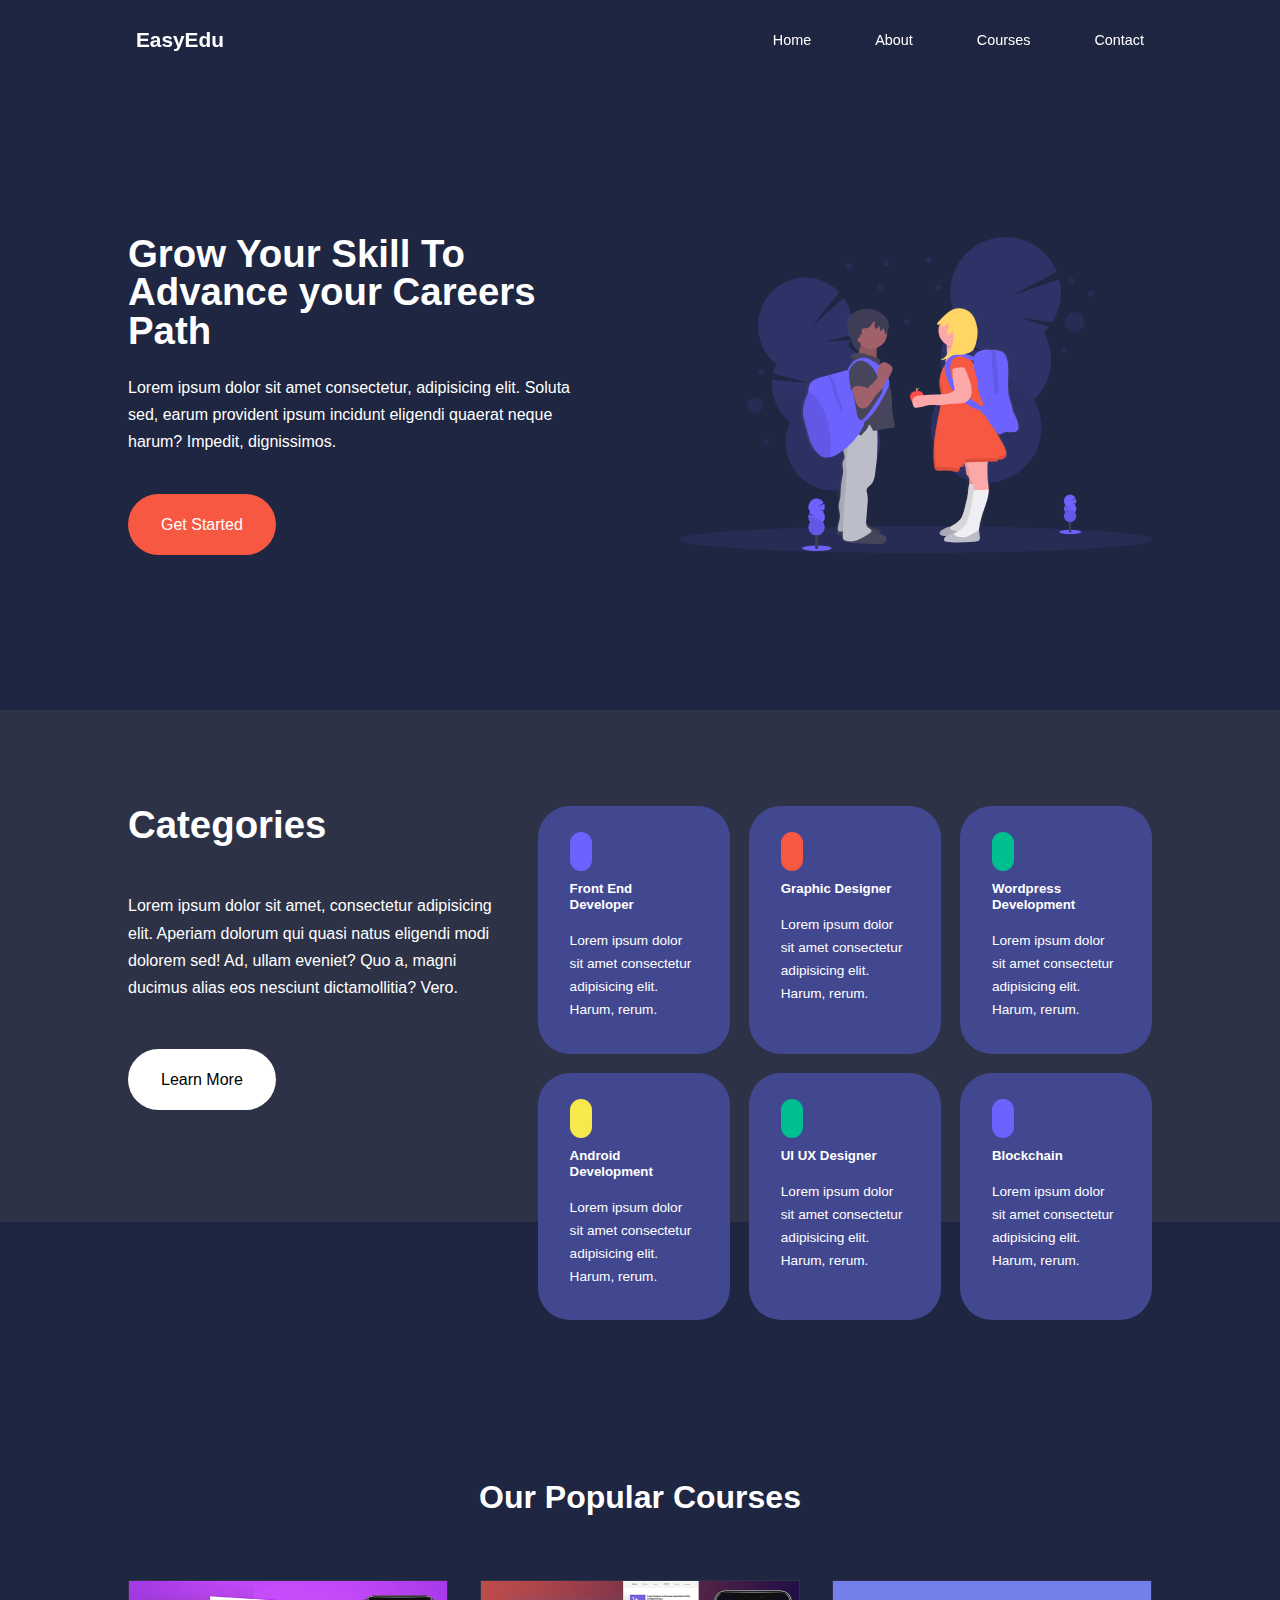
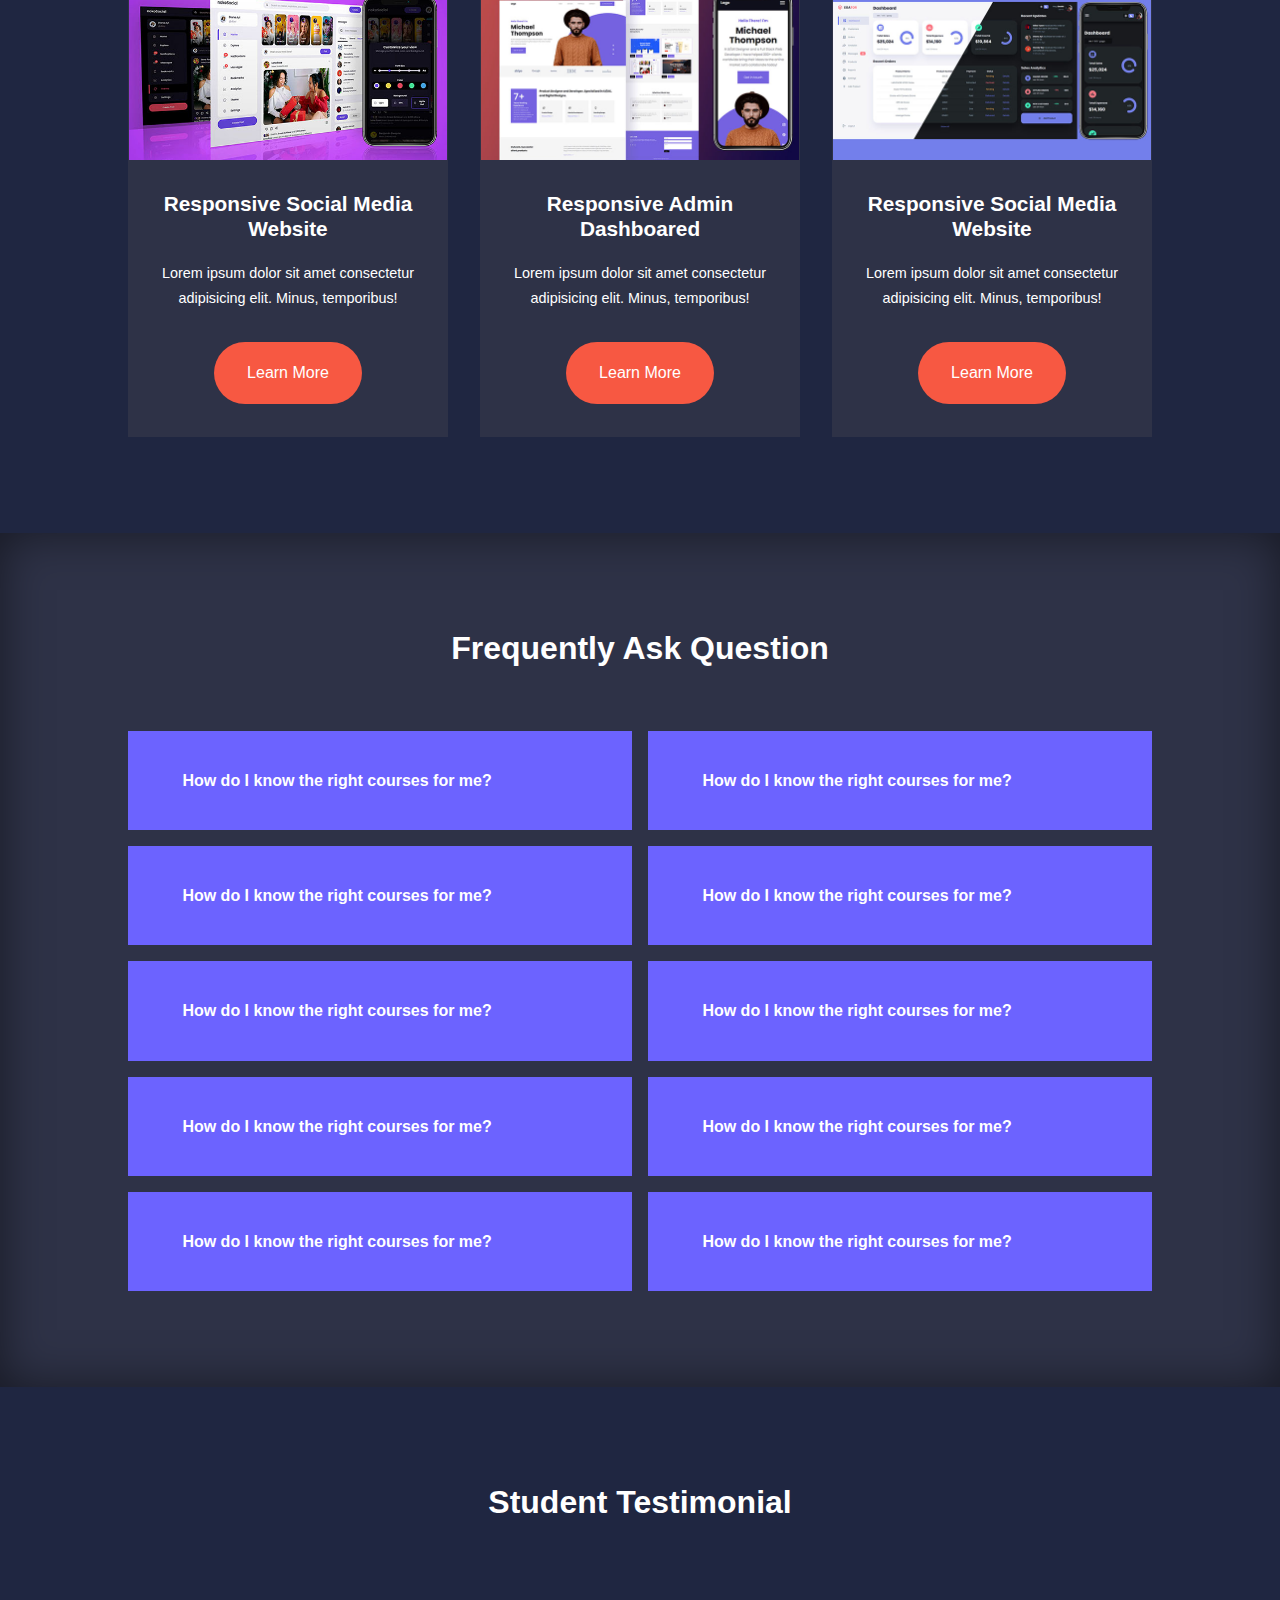
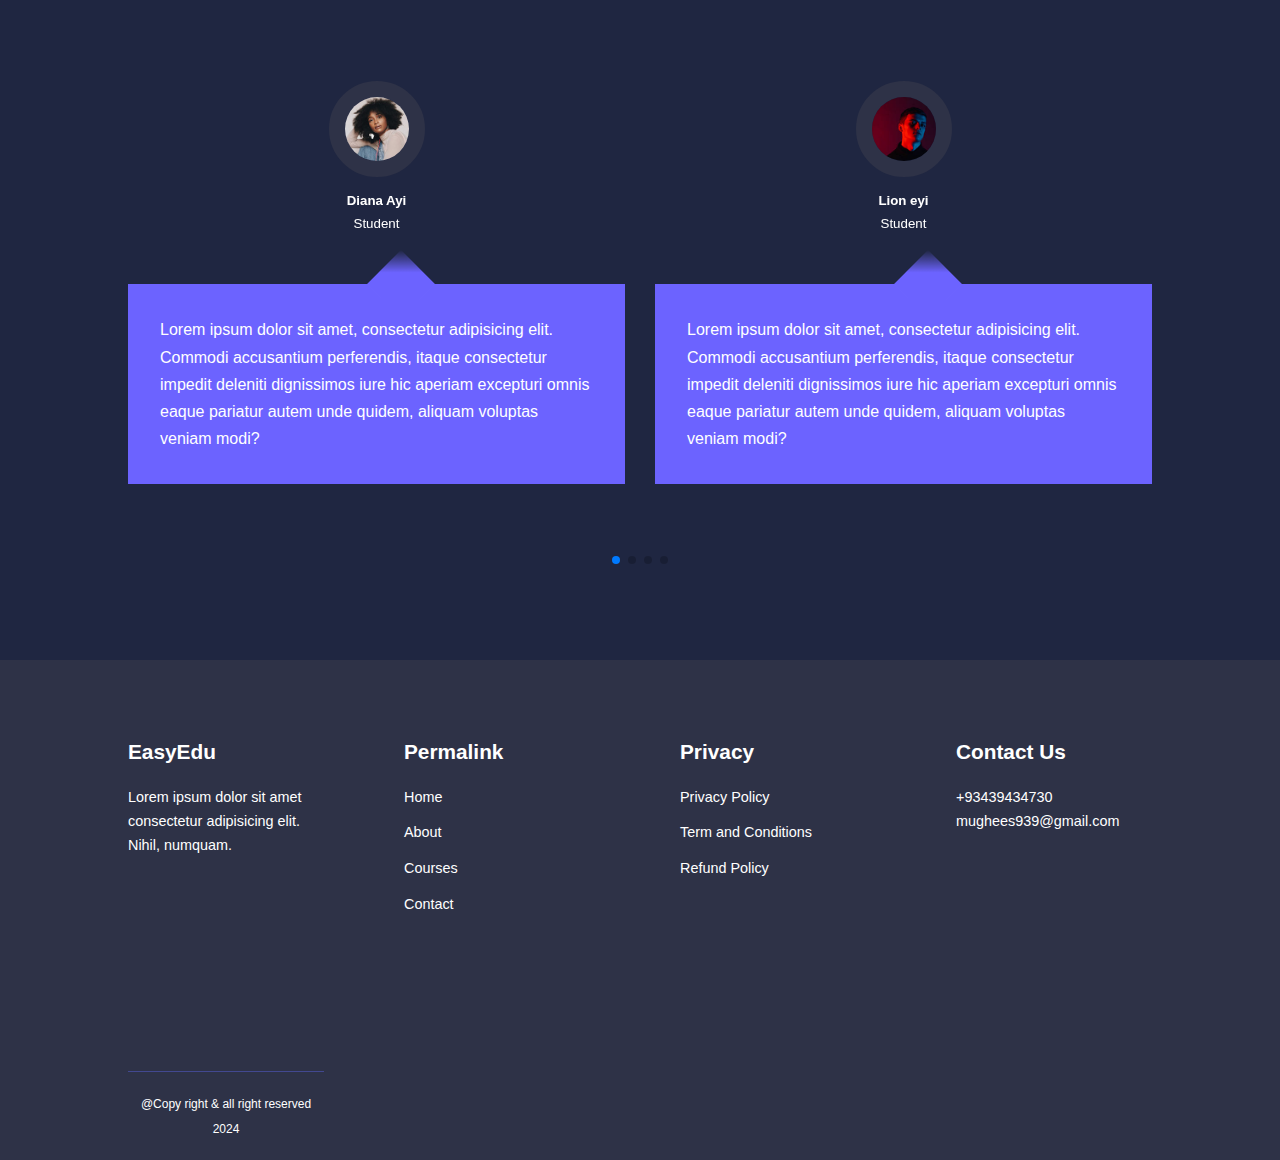
<file: index.html>
<!DOCTYPE html>
<html lang="en">

<head>
    <meta charset="UTF-8">
    <meta name="viewport" content="width=device-width, initial-scale=1.0">
    <title>Easy Education Website</title>
    <link rel="stylesheet" href="https://cdnjs.cloudflare.com/ajax/libs/font-awesome/6.5.1/css/all.min.css"
        integrity="sha512-DTOQO9RWCH3ppGqcWaEA1BIZOC6xxalwEsw9c2QQeAIftl+Vegovlnee1c9QX4TctnWMn13TZye+giMm8e2LwA=="
        crossorigin="anonymous" referrerpolicy="no-referrer" />
    <link rel="stylesheet" href="https://cdn.jsdelivr.net/npm/swiper@11/swiper-bundle.min.css" />

    <link rel="stylesheet" href="./css/style.css">
</head>

<body>
    <!-- start of navabar -->
    <nav>
        <div class="conatiner nav_container">
            <a href="index.html">
                <h4>EasyEdu</h4>
            </a>
            <ul class="nav_menu">
                <li><a href="index.html">Home</a></li>
                <li><a href="about.html">About</a></li>
                <li><a href="courses.html">Courses</a></li>
                <li><a href="contact.html">Contact</a></li>
            </ul>
            <button id="open-menu-btn"><i class="fa-solid fa-bars"></i></button>
            <button id="close-menu-btn"><i class="fa-solid fa-times"></i></button>
        </div>
    </nav>

    <!-- end of navbar -->

    <!-- start of header section -->

    <header>
        <div class="container header_container">
            <div class="header_left">
                <h1>Grow Your Skill To Advance your Careers Path</h1>
                <p>Lorem ipsum dolor sit amet consectetur, adipisicing elit. Soluta sed, earum provident ipsum incidunt
                    eligendi quaerat neque harum? Impedit, dignissimos.</p>
                <a href="courses.html" class="btn btn-primary">Get Started</a>
            </div>
            <div class="header_right">
                <div class="header_right-image">
                    <img src="./images/header.svg" alt="">
                </div>
            </div>
        </div>
    </header>
    <!-- end of header section -->


    <!-- start section of categories -->

    <section class="categories">
        <div class="container categories_conatiner">
            <div class="categories_left">
                <h1>Categories</h1>
                <p>Lorem ipsum dolor sit amet, consectetur adipisicing elit. Aperiam dolorum qui quasi natus eligendi modi dolorem sed! Ad, ullam eveniet? Quo a, magni ducimus alias eos nesciunt dictamollitia? Vero.
                </p>
                <a href="#" class="btn">Learn More</a>
            </div>
            <div class="categories_right">
              <article class="category">
                <span class="categorey_icon"><i class="fa-solid fa-chart-bar"></i></span>
                <h5>Front End Developer</h5>
                <p>Lorem ipsum dolor sit amet consectetur adipisicing elit. Harum, rerum.</p>
              </article>
              <article class="category">
                <span class="categorey_icon"><i class="fa-solid fa-chart-bar"></i></span>
                <h5>Graphic Designer </h5>
                <p>Lorem ipsum dolor sit amet consectetur adipisicing elit. Harum, rerum.</p>
              </article>
              <article class="category">
                <span class="categorey_icon"><i class="fa-solid fa-chart-bar"></i></span>
                <h5>Wordpress Development</h5>
                <p>Lorem ipsum dolor sit amet consectetur adipisicing elit. Harum, rerum.</p>
              </article>
              <article class="category">
                <span class="categorey_icon"><i class="fa-solid fa-chart-bar"></i></span>
                <h5>Android Development</h5>
                <p>Lorem ipsum dolor sit amet consectetur adipisicing elit. Harum, rerum.</p>
              </article>
              <article class="category">
                <span class="categorey_icon"><i class="fa-solid fa-chart-bar"></i></span>
                <h5>UI UX Designer</h5>
                <p>Lorem ipsum dolor sit amet consectetur adipisicing elit. Harum, rerum.</p>
              </article>
              <article class="category">
                <span class="categorey_icon"><i class="fa-solid fa-chart-bar"></i></span>
                <h5>Blockchain</h5>
                <p>Lorem ipsum dolor sit amet consectetur adipisicing elit. Harum, rerum.</p>
              </article>
            </div>
        </div>
    </section>
    <!-- end section of categories -->

<!-- start section of courses -->
<section class="courses">
    <h2>Our Popular Courses</h2>
    <div class="container conatiner_courses">
        <article class="course">
            <div class="course_image">
                <img src="/images/course1.jpg" alt="">
            </div>
          <div class="course_info">
            <h4>Responsive Social Media Website</h4>
            <p>Lorem ipsum dolor sit amet consectetur adipisicing elit. Minus, temporibus!</p>
            <a href="courses.html" class="btn btn-primary">Learn More</a>
          </div>
        </article>
        <article class="course">
            <div class="course_image">
                <img src="/images/course2.jpg" alt="">
            </div>
           <div class="course_info">
            <h4>Responsive Admin Dashboared</h4>
            <p>Lorem ipsum dolor sit amet consectetur adipisicing elit. Minus, temporibus!</p>
            <a href="courses.html" class="btn btn-primary">Learn More</a>
           </div>
        </article>
        <article class="course">
            <div class="course_image">
                <img src="/images/course3.jpg" alt="">
            </div>
           <div class="course_info">
            <h4>Responsive Social Media Website</h4>
            <p>Lorem ipsum dolor sit amet consectetur adipisicing elit. Minus, temporibus!</p>
            <a href="courses.html" class="btn btn-primary">Learn More</a>
           </div>
        </article>
    </div>
</section>
<!-- end section of courses -->

<!-- start section of faqs -->

<section class="faqs">
    <h2>Frequently Ask Question</h2>
    <div class="container faqs_container">
        <article class="faq">
          <div class="faq_icon">
            <i class="fa-solid fa-add"></i>
          </div>
          <div class="question_answer">
            <h4>How do I know the right courses for me? </h4>
            <p>Lorem ipsum dolor sit amet consectetur adipisicing elit. Non deleniti inventore rem qui delectus adipisci animi minus accusamus nemo quae!</p>
          </div>
        </article>

        <article class="faq">
            <div class="faq_icon">
              <i class="fa-solid fa-add"></i>
            </div>
            <div class="question_answer">
              <h4>How do I know the right courses for me? </h4>
              <p>Lorem ipsum dolor sit amet consectetur adipisicing elit. Non deleniti inventore rem qui delectus adipisci animi minus accusamus nemo quae!</p>
            </div>
          </article>

          <article class="faq">
            <div class="faq_icon">
              <i class="fa-solid fa-add"></i>
            </div>
            <div class="question_answer">
              <h4>How do I know the right courses for me? </h4>
              <p>Lorem ipsum dolor sit amet consectetur adipisicing elit. Non deleniti inventore rem qui delectus adipisci animi minus accusamus nemo quae!</p>
            </div>
          </article>

          <article class="faq">
            <div class="faq_icon">
              <i class="fa-solid fa-add"></i>
            </div>
            <div class="question_answer">
              <h4>How do I know the right courses for me? </h4>
              <p>Lorem ipsum dolor sit amet consectetur adipisicing elit. Non deleniti inventore rem qui delectus adipisci animi minus accusamus nemo quae!</p>
            </div>
          </article>

          <article class="faq">
            <div class="faq_icon">
              <i class="fa-solid fa-add"></i>
            </div>
            <div class="question_answer">
              <h4>How do I know the right courses for me? </h4>
              <p>Lorem ipsum dolor sit amet consectetur adipisicing elit. Non deleniti inventore rem qui delectus adipisci animi minus accusamus nemo quae!</p>
            </div>
          </article>

          <article class="faq">
            <div class="faq_icon">
              <i class="fa-solid fa-add"></i>
            </div>
            <div class="question_answer">
              <h4>How do I know the right courses for me? </h4>
              <p>Lorem ipsum dolor sit amet consectetur adipisicing elit. Non deleniti inventore rem qui delectus adipisci animi minus accusamus nemo quae!</p>
            </div>
          </article>

          <article class="faq">
            <div class="faq_icon">
              <i class="fa-solid fa-add"></i>
            </div>
            <div class="question_answer">
              <h4>How do I know the right courses for me? </h4>
              <p>Lorem ipsum dolor sit amet consectetur adipisicing elit. Non deleniti inventore rem qui delectus adipisci animi minus accusamus nemo quae!</p>
            </div>
          </article>
          <article class="faq">
            <div class="faq_icon">
              <i class="fa-solid fa-add"></i>
            </div>
            <div class="question_answer">
              <h4>How do I know the right courses for me? </h4>
              <p>Lorem ipsum dolor sit amet consectetur adipisicing elit. Non deleniti inventore rem qui delectus adipisci animi minus accusamus nemo quae!</p>
            </div>
          </article>
          <article class="faq">
            <div class="faq_icon">
              <i class="fa-solid fa-add"></i>
            </div>
            <div class="question_answer">
              <h4>How do I know the right courses for me? </h4>
              <p>Lorem ipsum dolor sit amet consectetur adipisicing elit. Non deleniti inventore rem qui delectus adipisci animi minus accusamus nemo quae!</p>
            </div>
          </article>
          <article class="faq">
            <div class="faq_icon">
              <i class="fa-solid fa-add"></i>
            </div>
            <div class="question_answer">
              <h4>How do I know the right courses for me? </h4>
              <p>Lorem ipsum dolor sit amet consectetur adipisicing elit. Non deleniti inventore rem qui delectus adipisci animi minus accusamus nemo quae!</p>
            </div>
          </article>

    </div>

</section>
<!-- end section of faqs -->
<!-- start student testimonial section -->
<section class="container testimonial_container mySwiper">
    <h2>Student Testimonial</h2>
    <div class="swiper-wrapper">
        <article class="testimonial swiper-slide">
            <div class="avatar">
                <img src="./images/avatar1.jpg" alt="">
            </div>
            <div class="testimonial_info">
                <h5>Diana Ayi</h5>
                <small>Student</small>
            </div>
            <div class="testimonial_body">
                <p>Lorem ipsum dolor sit amet, consectetur adipisicing elit. Commodi accusantium perferendis, itaque consectetur impedit deleniti dignissimos iure hic aperiam excepturi omnis eaque pariatur autem unde quidem, aliquam voluptas veniam modi?</p>
            </div>
        </article>
        <article class="testimonial swiper-slide">
            <div class="avatar">
                <img src="./images/avatar2.jpg" alt="">
            </div>
            <div class="testimonial_info">
                <h5>Lion eyi</h5>
                <small>Student</small>
            </div>
            <div class="testimonial_body">
                <p>Lorem ipsum dolor sit amet, consectetur adipisicing elit. Commodi accusantium perferendis, itaque consectetur impedit deleniti dignissimos iure hic aperiam excepturi omnis eaque pariatur autem unde quidem, aliquam voluptas veniam modi?</p>
            </div>
        </article>
        <article class="testimonial swiper-slide">
            <div class="avatar">
                <img src="./images/avatar3.jpg" alt="">
            </div>
            <div class="testimonial_info">
                <h5>Asue Naki</h5>
                <small>Student</small>
            </div>
            <div class="testimonial_body">
                <p>Lorem ipsum dolor sit amet, consectetur adipisicing elit. Commodi accusantium perferendis, itaque consectetur impedit deleniti dignissimos iure hic aperiam excepturi omnis eaque pariatur autem unde quidem, aliquam voluptas veniam modi?</p>
            </div>
        </article>
        <article class="testimonial swiper-slide">
            <div class="avatar">
                <img src="./images/avatar4.jpg" alt="">
            </div>
            <div class="testimonial_info">
                <h5>Diswr Kiam</h5>
                <small>Student</small>
            </div>
            <div class="testimonial_body">
                <p>Lorem ipsum dolor sit amet, consectetur adipisicing elit. Commodi accusantium perferendis, itaque consectetur impedit deleniti dignissimos iure hic aperiam excepturi omnis eaque pariatur autem unde quidem, aliquam voluptas veniam modi?</p>
            </div>
        </article>
        <article class="testimonial swiper-slide">
            <div class="avatar">
                <img src="./images/avatar5.jpg" alt="">
            </div>
            <div class="testimonial_info">
                <h5>Jeana Euri</h5>
                <small>Student</small>
            </div>
            <div class="testimonial_body">
                <p>Lorem ipsum dolor sit amet, consectetur adipisicing elit. Commodi accusantium perferendis, itaque consectetur impedit deleniti dignissimos iure hic aperiam excepturi omnis eaque pariatur autem unde quidem, aliquam voluptas veniam modi?</p>
            </div>
        </article>
    </div>
    <div class="swiper-pagination"></div>
</section>

<!-- end student testimonial section -->

<!-- start footer section -->
<footer>
  <div class="container footer_container">
    <div class="footer_1">
    <a href="index.html" class="footer_logo"><h4>EasyEdu</h4></a>
    <p>Lorem ipsum dolor sit amet consectetur adipisicing elit. Nihil, numquam.</p>
    </div>
    <div class="footer_2">
        <h4>Permalink</h4>
        <ul class="permalinks">
            <li><a href="index.html">Home</a></li>
            <li><a href="about.html">About</a></li>
            <li><a href="courses.html">Courses</a></li>
            <li><a href="contact.html">Contact</a></li>
        </ul>
    </div>
     <div class="footer_3">
        <h4>Privacy</h4>
        <ul class="privacy">
            <li><a href="#"></a>Privacy Policy</li>
            <li><a href="#"></a>Term and Conditions</li>
            <li><a href="#"></a>Refund Policy</li>
        </ul>
     </div>
     <div class="footer_4">
        <h4>Contact Us</h4>
        <div>
            <p>+93439434730</p>
            <p>mughees939@gmail.com</p>
        </div>
    
       <ul class="footer_socials">
        <li>
            <a href="#"><i class="fa-brands fa-facebook"></i></a>
        </li>
        <li>
            <a href="#"><i class="fa-brands fa-instagram"></i></a>
        </li>
        <li>
            <a href="#"><i class="fa-brands fa-linkedin"></i></a>
        </li>
        <li>
            <a href="#"><i class="fa-brands fa-twitter"></i></a>
        </li>
     </ul>
    </div>
    <div class="footer_copyright">
      <small>@Copy right & all right reserved 2024</small>
    </div>
  </div>

</footer>

<!-- end footer section -->
<script src="edu.js"></script>
<script src="https://cdn.jsdelivr.net/npm/swiper@11/swiper-bundle.min.js"></script>
<script>
     var swiper = new Swiper(".mySwiper", {
      slidesPerView: 1,
      spaceBetween: 30,
      pagination: {
        el: ".swiper-pagination",
        clickable: true,
      },
      breakpoints:{
        600:{
            slidesPerView: 2
        }
      }
    });
</script>
</body>

</html>
</file>
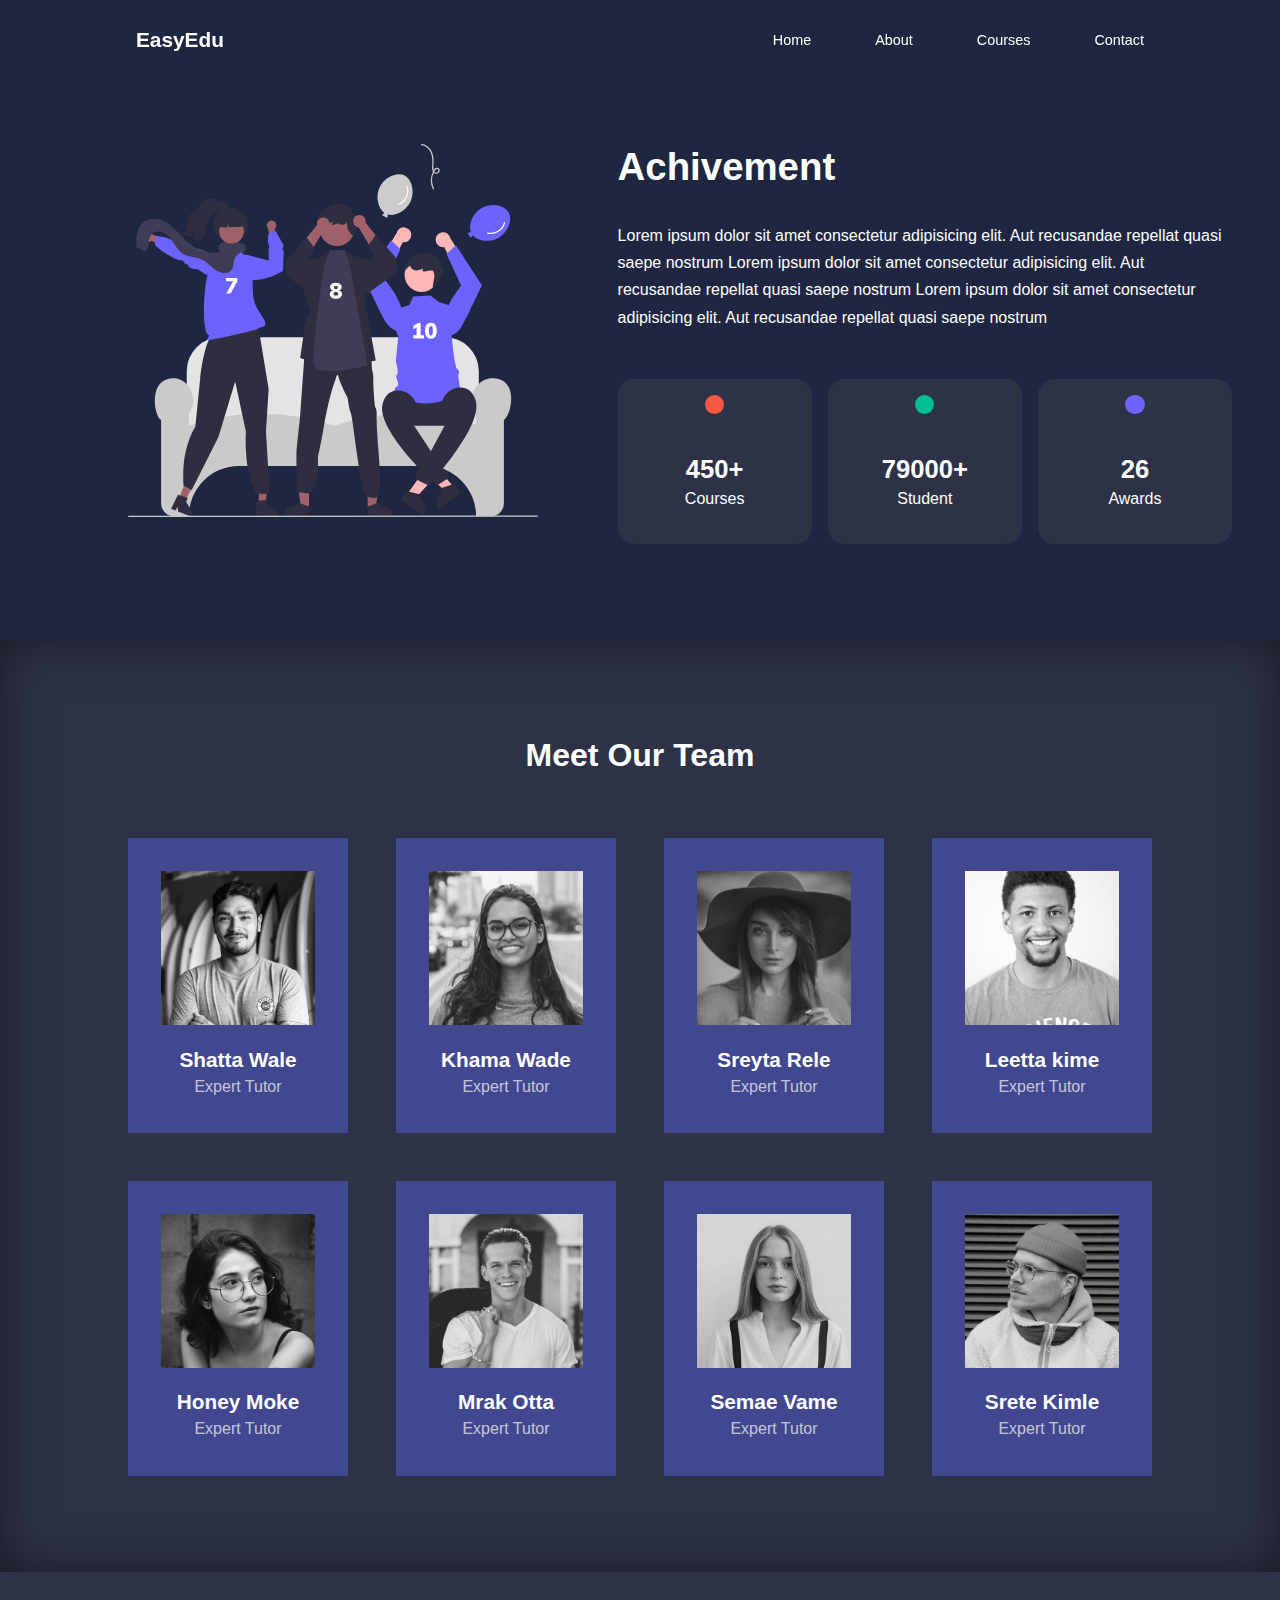
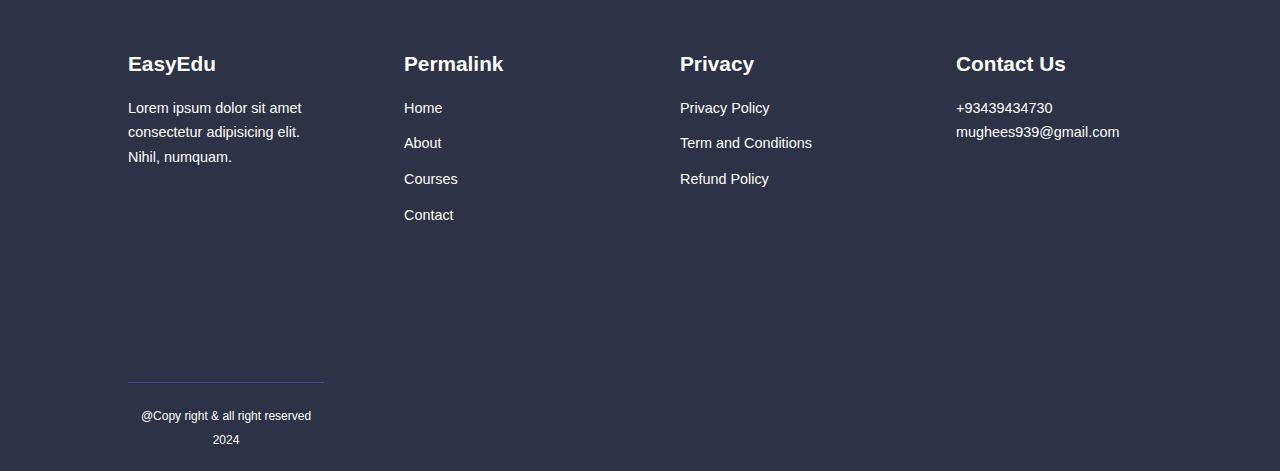
<file: about.html>
<!DOCTYPE html>
<html lang="en">

<head>
    <meta charset="UTF-8">
    <meta name="viewport" content="width=device-width, initial-scale=1.0">
    <title>Easy Education Website</title>
    <link rel="stylesheet" href="https://cdnjs.cloudflare.com/ajax/libs/font-awesome/6.5.1/css/all.min.css"
        integrity="sha512-DTOQO9RWCH3ppGqcWaEA1BIZOC6xxalwEsw9c2QQeAIftl+Vegovlnee1c9QX4TctnWMn13TZye+giMm8e2LwA=="
        crossorigin="anonymous" referrerpolicy="no-referrer" />
    <link rel="stylesheet" href="./css/style.css">
    <link rel="stylesheet" href="./css/about.css">
</head>

<body>
    <!-- start of navabar -->
    <nav>
        <div class="conatiner nav_container">
            <a href="index.html">
                <h4>EasyEdu</h4>
            </a>
            <ul class="nav_menu">
                <li><a href="index.html">Home</a></li>
                <li><a href="about.html">About</a></li>
                <li><a href="courses.html">Courses</a></li>
                <li><a href="contact.html">Contact</a></li>
            </ul>
            <button id="open-menu-btn"><i class="fa-solid fa-bars"></i></button>
            <button id="close-menu-btn"><i class="fa-solid fa-times"></i></button>
        </div>
    </nav>
    <!-- start achivement section  -->

    <section class="about_achievment">
        <div class="container about_achievment_container">
            <div class="about_achivment_left">
                <img src="./images/about achievements.svg" alt="">
            </div>
            <div class="about_achivment_right">
                <h1>Achivement</h1>
                <p>Lorem ipsum dolor sit amet consectetur adipisicing elit. Aut recusandae repellat quasi saepe nostrum
                    Lorem ipsum dolor sit amet consectetur adipisicing elit. Aut recusandae repellat quasi saepe nostrum
                    Lorem ipsum dolor sit amet consectetur adipisicing elit. Aut recusandae repellat quasi saepe nostrum
                </p>
                <div class="achvievments_card">
                    <article class="achvievment_card">
                        <span class="achievment_icon">
                            <i class="fa-solid fa-video"></i>
                        </span>
                        <h3>450+</h3>
                        <p>Courses</p>
                    </article>
                    <article class="achvievment_card">
                        <span class="achievment_icon">
                            <i class="fa-solid fa-users"></i>
                        </span>
                        <h3>79000+</h3>
                        <p>Student</p>
                    </article>
                    <article class="achvievment_card">
                        <span class="achievment_icon">
                            <i class="fa-solid fa-award"></i>
                        </span>
                        <h3>26</h3>
                        <p>Awards</p>
                    </article>
                </div>
            </div>
        </div>
    </section>
    <!-- end  achivement section  -->
    <!-- start meet team section -->

    <section class="team">
        <h2>Meet Our Team</h2>
        <div class="container team_container">
            <article class="team_member">
                <div class="team_member_img">
                    <img src="./images/tm1.jpg" alt="">
                </div>
                <div class="team_member_info">
                    <h4>Shatta Wale</h4>
                    <p>Expert Tutor</p>
                </div>
                <div class="team_member_social">
                    <a href="https://www.instagram.com" target="_blank"><i class="fa-brands fa-instagram"></i></a>
                    <a href="https://www.facebook.com" target="_blank"><i class="fa-brands fa-facebook"></i></a>
                    <a href="https://www.twitter.com" target="_blank"><i class="fa-brands fa-twitter"></i></a>
                </div>
            </article>
            <article class="team_member">
                <div class="team_member_img">
                    <img src="./images/tm2.jpg" alt="">
                </div>
                <div class="team_member_info">
                    <h4>Khama Wade</h4>
                    <p>Expert Tutor</p>
                </div>
                <div class="team_member_social">
                    <a href="https://www.instagram.com" target="_blank"><i class="fa-brands fa-instagram"></i></a>
                    <a href="https://www.facebook.com" target="_blank"><i class="fa-brands fa-facebook"></i></a>
                    <a href="https://www.twitter.com" target="_blank"><i class="fa-brands fa-twitter"></i></a>
                </div>
            </article>
            <article class="team_member">
                <div class="team_member_img">
                    <img src="./images/tm3.jpg" alt="">
                </div>
                <div class="team_member_info">
                    <h4>Sreyta Rele</h4>
                    <p>Expert Tutor</p>
                </div>
                <div class="team_member_social">
                    <a href="https://www.instagram.com" target="_blank"><i class="fa-brands fa-instagram"></i></a>
                    <a href="https://www.facebook.com" target="_blank"><i class="fa-brands fa-facebook"></i></a>
                    <a href="https://www.twitter.com" target="_blank"><i class="fa-brands fa-twitter"></i></a>
                </div>
            </article>
            <article class="team_member">
                <div class="team_member_img">
                    <img src="./images/tm4.jpg" alt="">
                </div>
                <div class="team_member_info">
                    <h4>Leetta kime</h4>
                    <p>Expert Tutor</p>
                </div>
                <div class="team_member_social">
                    <a href="https://www.instagram.com" target="_blank"><i class="fa-brands fa-instagram"></i></a>
                    <a href="https://www.facebook.com" target="_blank"><i class="fa-brands fa-facebook"></i></a>
                    <a href="https://www.twitter.com" target="_blank"><i class="fa-brands fa-twitter"></i></a>
                </div>
            </article>
            <article class="team_member">
                <div class="team_member_img">
                    <img src="./images/tm5.jpg" alt="">
                </div>
                <div class="team_member_info">
                    <h4>Honey Moke</h4>
                    <p>Expert Tutor</p>
                </div>
                <div class="team_member_social">
                    <a href="https://www.instagram.com" target="_blank"><i class="fa-brands fa-instagram"></i></a>
                    <a href="https://www.facebook.com" target="_blank"><i class="fa-brands fa-facebook"></i></a>
                    <a href="https://www.twitter.com" target="_blank"><i class="fa-brands fa-twitter"></i></a>
                </div>
            </article>
            <article class="team_member">
                <div class="team_member_img">
                    <img src="./images/tm6.jpg" alt="">
                </div>
                <div class="team_member_info">
                    <h4>Mrak Otta</h4>
                    <p>Expert Tutor</p>
                </div>
                <div class="team_member_social">
                    <a href="https://www.instagram.com" target="_blank"><i class="fa-brands fa-instagram"></i></a>
                    <a href="https://www.facebook.com" target="_blank"><i class="fa-brands fa-facebook"></i></a>
                    <a href="https://www.twitter.com" target="_blank"><i class="fa-brands fa-twitter"></i></a>
                </div>
            </article>
            <article class="team_member">
                <div class="team_member_img">
                    <img src="./images/tm7.jpg" alt="">
                </div>
                <div class="team_member_info">
                    <h4>Semae Vame</h4>
                    <p>Expert Tutor</p>
                </div>
                <div class="team_member_social">
                    <a href="https://www.instagram.com" target="_blank"><i class="fa-brands fa-instagram"></i></a>
                    <a href="https://www.facebook.com" target="_blank"><i class="fa-brands fa-facebook"></i></a>
                    <a href="https://www.twitter.com" target="_blank"><i class="fa-brands fa-twitter"></i></a>
                </div>
            </article>
            <article class="team_member">
                <div class="team_member_img">
                    <img src="./images/tm8.jpg" alt="">
                </div>
                <div class="team_member_info">
                    <h4>Srete Kimle</h4>
                    <p>Expert Tutor</p>
                </div>
                <div class="team_member_social">
                    <a href="https://www.instagram.com" target="_blank"><i class="fa-brands fa-instagram"></i></a>
                    <a href="https://www.facebook.com" target="_blank"><i class="fa-brands fa-facebook"></i></a>
                    <a href="https://www.twitter.com" target="_blank"><i class="fa-brands fa-twitter"></i></a>
                </div>
            </article>
        </div>
    </section>
    <!-- end meet team section -->
    <!-- start footer section -->
    <footer>
        <div class="container footer_container">
            <div class="footer_1">
                <a href="index.html" class="footer_logo">
                    <h4>EasyEdu</h4>
                </a>
                <p>Lorem ipsum dolor sit amet consectetur adipisicing elit. Nihil, numquam.</p>
            </div>
            <div class="footer_2">
                <h4>Permalink</h4>
                <ul class="permalinks">
                    <li><a href="index.html">Home</a></li>
                    <li><a href="about.html">About</a></li>
                    <li><a href="courses.html">Courses</a></li>
                    <li><a href="contact.html">Contact</a></li>
                </ul>
            </div>
            <div class="footer_3">
                <h4>Privacy</h4>
                <ul class="privacy">
                    <li><a href="#"></a>Privacy Policy</li>
                    <li><a href="#"></a>Term and Conditions</li>
                    <li><a href="#"></a>Refund Policy</li>
                </ul>
            </div>
            <div class="footer_4">
                <h4>Contact Us</h4>
                <div>
                    <p>+93439434730</p>
                    <p>mughees939@gmail.com</p>
                </div>

                <ul class="footer_socials">
                    <li>
                        <a href="#"><i class="fa-brands fa-facebook"></i></a>
                    </li>
                    <li>
                        <a href="#"><i class="fa-brands fa-instagram"></i></a>
                    </li>
                    <li>
                        <a href="#"><i class="fa-brands fa-linkedin"></i></a>
                    </li>
                    <li>
                        <a href="#"><i class="fa-brands fa-twitter"></i></a>
                    </li>
                </ul>
            </div>
            <div class="footer_copyright">
                <small>@Copy right & all right reserved 2024</small>
            </div>
        </div>

    </footer>
    <script src="edu.js"></script>
</body>

</html>
</file>
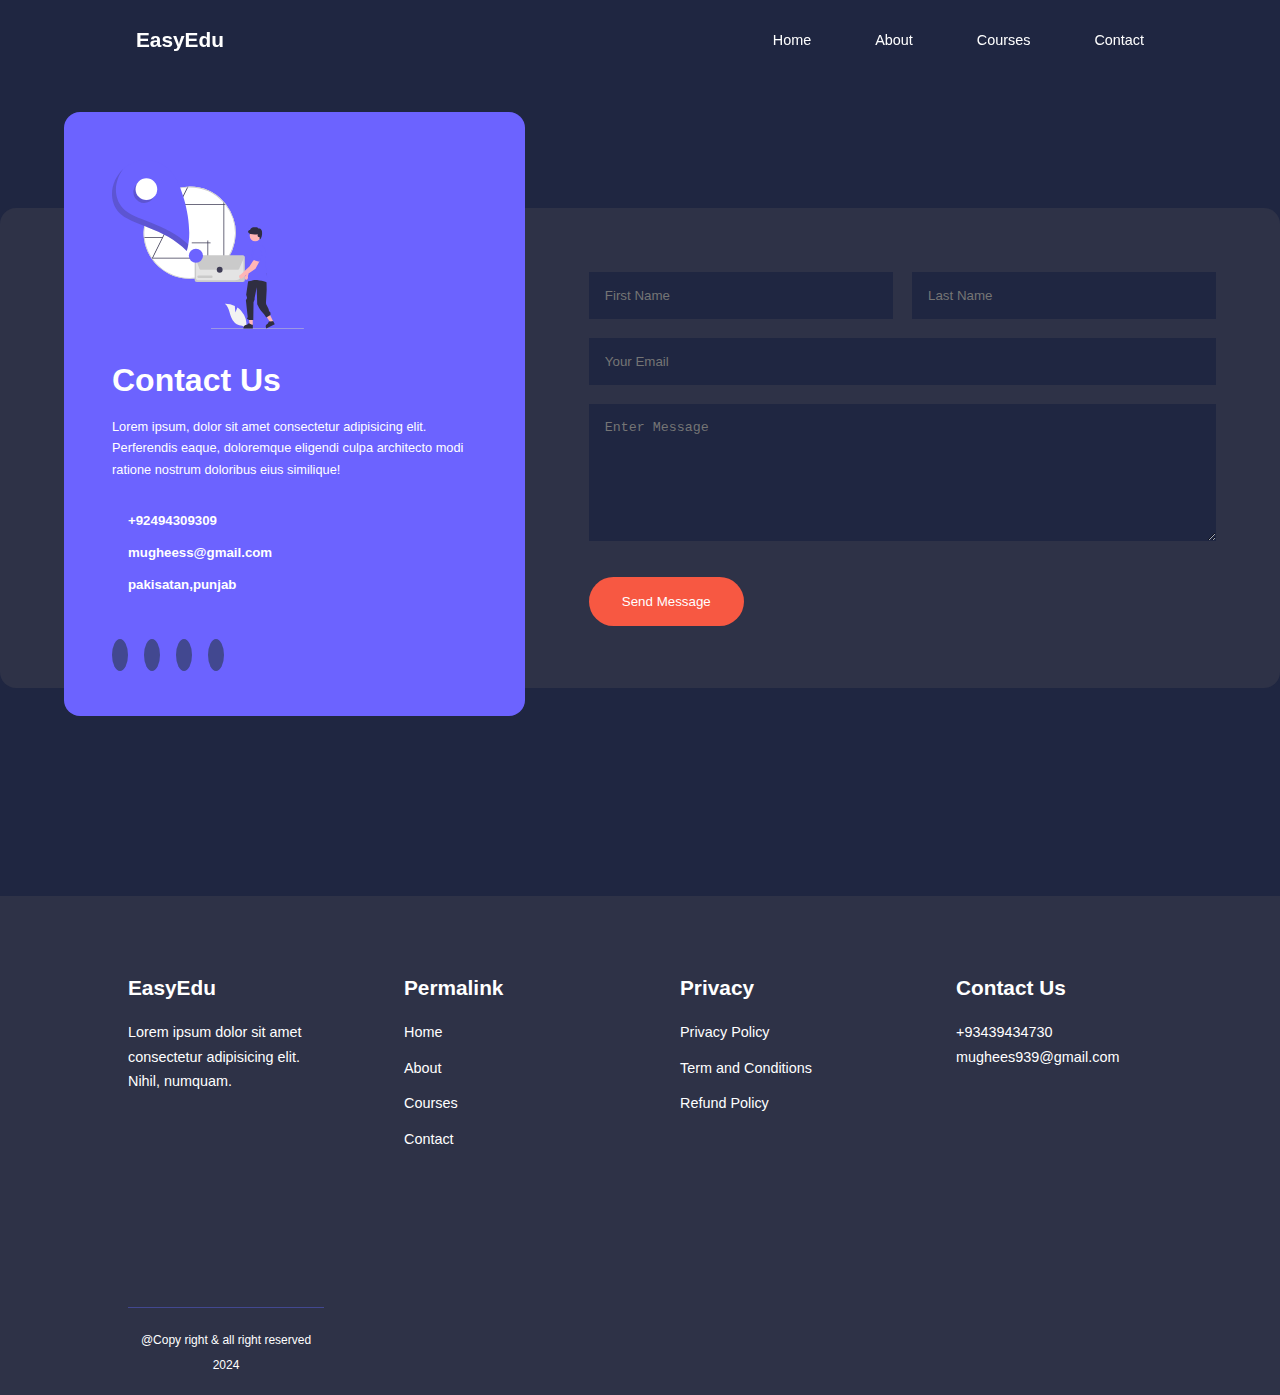
<file: contact.html>
<!DOCTYPE html>
<html lang="en">

<head>
    <meta charset="UTF-8">
    <meta name="viewport" content="width=device-width, initial-scale=1.0">
    <title>Easy Education Website</title>
    <link rel="stylesheet" href="https://cdnjs.cloudflare.com/ajax/libs/font-awesome/6.5.1/css/all.min.css"
        integrity="sha512-DTOQO9RWCH3ppGqcWaEA1BIZOC6xxalwEsw9c2QQeAIftl+Vegovlnee1c9QX4TctnWMn13TZye+giMm8e2LwA=="
        crossorigin="anonymous" referrerpolicy="no-referrer" />
    <link rel="stylesheet" href="https://cdn.jsdelivr.net/npm/swiper@11/swiper-bundle.min.css" />

    <link rel="stylesheet" href="./css/style.css">
    <link rel="stylesheet" href="./css/contact.css">
</head>

<body>
    <!-- start of navabar -->
    <nav>
        <div class="conatiner nav_container">
            <a href="index.html">
                <h4>EasyEdu</h4>
            </a>
            <ul class="nav_menu">
                <li><a href="index.html">Home</a></li>
                <li><a href="about.html">About</a></li>
                <li><a href="courses.html">Courses</a></li>
                <li><a href="contact.html">Contact</a></li>
            </ul>
            <button id="open-menu-btn"><i class="fa-solid fa-bars"></i></button>
            <button id="close-menu-btn"><i class="fa-solid fa-times"></i></button>
        </div>
    </nav>

    <!-- start section of contact -->
    <section class="contact">
        <div class="container_contact">
            <aside class="contact_aside">
                <div class="aside_image">
                    <img src="./images/contact.svg" alt="">
                </div>
                <h2>Contact Us</h2>
                <p>Lorem ipsum, dolor sit amet consectetur adipisicing elit. Perferendis eaque, doloremque eligendi
                    culpa architecto modi ratione nostrum doloribus eius similique!</p>
                <ul class="conatact_datails">
                    <li><i class="fa-solid fa-phone"></i>
                        <h5>+92494309309</h5>
                    </li>
                    <li><i class="fa-solid fa-box"></i>
                        <h5>mugheess@gmail.com</h5>
                    </li>
                    <li><i class="fa-solid fa-location"></i>
                        <h5>pakisatan,punjab</h5>
                    </li>
                </ul>
                <ul class="contact_socials">
                    <li>
                        <a href="https://www.facebook.com"><i class="fa-brands fa-facebook"></i></a>
                    </li>
                    <li>
                        <a href="https://www.instagram.com"><i class="fa-brands fa-instagram"></i></a>
                    </li>
                    <li>
                        <a href="https://www.linkedin.com"><i class="fa-brands fa-linkedin"></i></a>
                    </li>
                    <li>
                        <a href="https://www.twitter.com"><i class="fa-brands fa-twitter"></i></a>
                    </li>
                </ul>
            </aside>

            <form class="contact_form">
                <div class="form_name">
                    <input type="text" name="first name" placeholder="First Name" required>
                    <input type="text" name="last name" placeholder="Last Name" required>
                </div>
                <input type="email" name="email" placeholder="Your Email" required>
                <textarea name="message" placeholder="Enter Message"   rows="7" required></textarea>
                <button type="submit" class="btn btn-primary">Send Message</button>
            </form>

        </div>
    </section>
    <!-- end section of contact -->

    <footer>
        <div class="container footer_container">
            <div class="footer_1">
                <a href="index.html" class="footer_logo">
                    <h4>EasyEdu</h4>
                </a>
                <p>Lorem ipsum dolor sit amet consectetur adipisicing elit. Nihil, numquam.</p>
            </div>
            <div class="footer_2">
                <h4>Permalink</h4>
                <ul class="permalinks">
                    <li><a href="index.html">Home</a></li>
                    <li><a href="about.html">About</a></li>
                    <li><a href="courses.html">Courses</a></li>
                    <li><a href="contact.html">Contact</a></li>
                </ul>
            </div>
            <div class="footer_3">
                <h4>Privacy</h4>
                <ul class="privacy">
                    <li><a href="#"></a>Privacy Policy</li>
                    <li><a href="#"></a>Term and Conditions</li>
                    <li><a href="#"></a>Refund Policy</li>
                </ul>
            </div>
            <div class="footer_4">
                <h4>Contact Us</h4>
                <div>
                    <p>+93439434730</p>
                    <p>mughees939@gmail.com</p>
                </div>

                <ul class="footer_socials">
                    <li>
                        <a href="#"><i class="fa-brands fa-facebook"></i></a>
                    </li>
                    <li>
                        <a href="#"><i class="fa-brands fa-instagram"></i></a>
                    </li>
                    <li>
                        <a href="#"><i class="fa-brands fa-linkedin"></i></a>
                    </li>
                    <li>
                        <a href="#"><i class="fa-brands fa-twitter"></i></a>
                    </li>
                </ul>
            </div>
            <div class="footer_copyright">
                <small>@Copy right & all right reserved 2024</small>
            </div>
        </div>
        <script src="edu.js"></script>
    </footer>
</file>
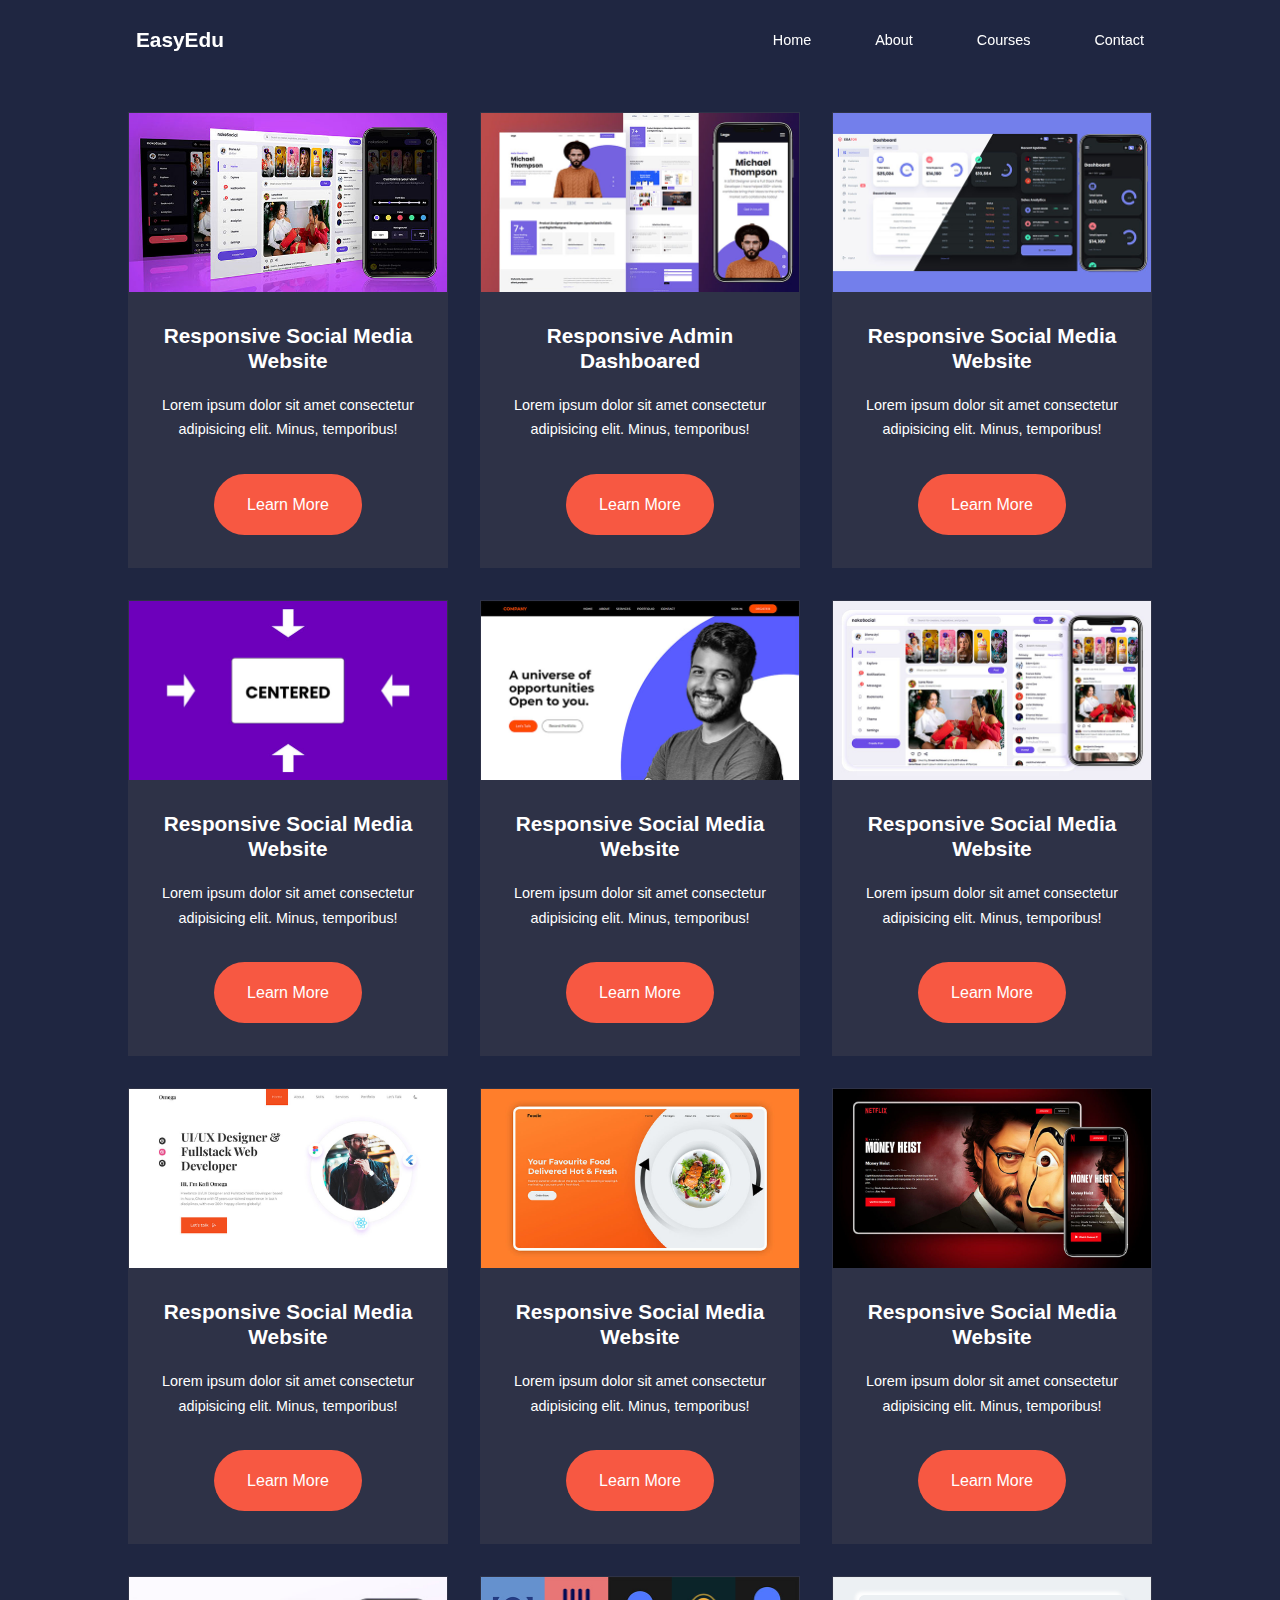
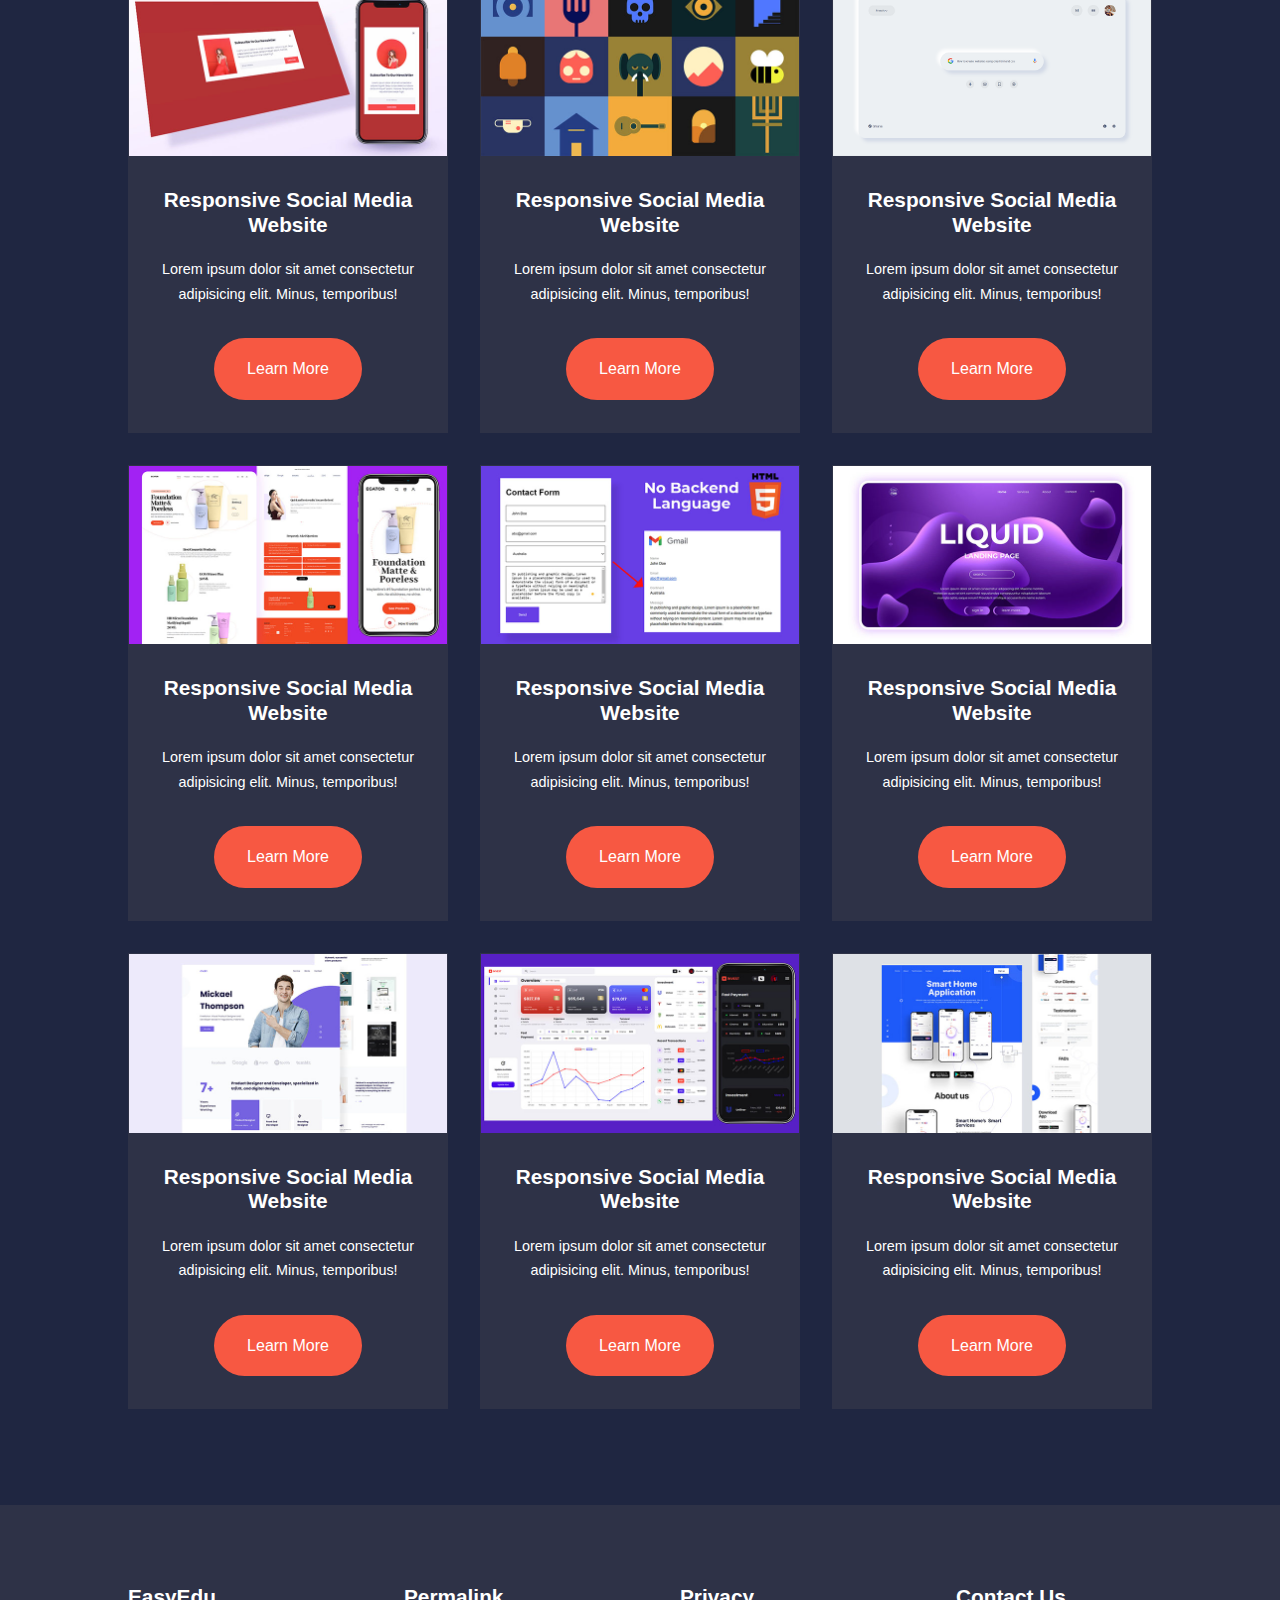
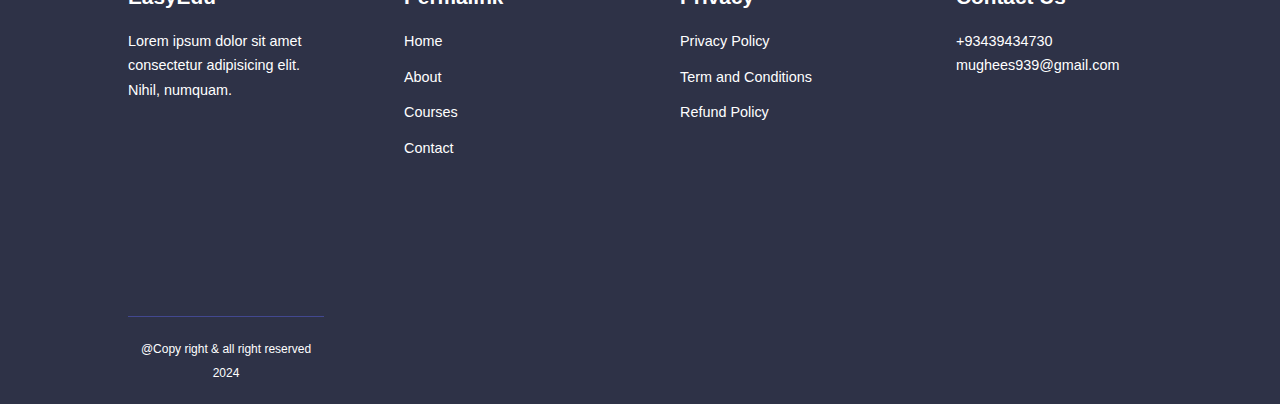
<file: courses.html>
<!DOCTYPE html>
<html lang="en">

<head>
    <meta charset="UTF-8">
    <meta name="viewport" content="width=device-width, initial-scale=1.0">
    <title>Easy Education Website</title>
    <link rel="stylesheet" href="https://cdnjs.cloudflare.com/ajax/libs/font-awesome/6.5.1/css/all.min.css"
        integrity="sha512-DTOQO9RWCH3ppGqcWaEA1BIZOC6xxalwEsw9c2QQeAIftl+Vegovlnee1c9QX4TctnWMn13TZye+giMm8e2LwA=="
        crossorigin="anonymous" referrerpolicy="no-referrer" />
    <link rel="stylesheet" href="./css/style.css">
    <link rel="stylesheet" href="./css/courses.css">
</head>

<body>
    <!-- start of navabar -->
    <nav>
        <div class="conatiner nav_container">
            <a href="index.html">
                <h4>EasyEdu</h4>
            </a>
            <ul class="nav_menu">
                <li><a href="index.html">Home</a></li>
                <li><a href="about.html">About</a></li>
                <li><a href="courses.html">Courses</a></li>
                <li><a href="contact.html">Contact</a></li>
            </ul>
            <button id="open-menu-btn"><i class="fa-solid fa-bars"></i></button>
            <button id="close-menu-btn"><i class="fa-solid fa-times"></i></button>
        </div>
    </nav>
   


    <section class="courses">
        <!-- <h2>Our Popular Courses</h2> -->
        <div class="container conatiner_courses">
            <article class="course">
                <div class="course_image">
                    <img src="/images/course1.jpg" alt="">
                </div>
              <div class="course_info">
                <h4>Responsive Social Media Website</h4>
                <p>Lorem ipsum dolor sit amet consectetur adipisicing elit. Minus, temporibus!</p>
                <a href="courses.html" class="btn btn-primary">Learn More</a>
              </div>
            </article>
            <article class="course">
                <div class="course_image">
                    <img src="/images/course2.jpg" alt="">
                </div>
               <div class="course_info">
                <h4>Responsive Admin Dashboared</h4>
                <p>Lorem ipsum dolor sit amet consectetur adipisicing elit. Minus, temporibus!</p>
                <a href="courses.html" class="btn btn-primary">Learn More</a>
               </div>
            </article>
            <article class="course">
                <div class="course_image">
                    <img src="/images/course3.jpg" alt="">
                </div>
               <div class="course_info">
                <h4>Responsive Social Media Website</h4>
                <p>Lorem ipsum dolor sit amet consectetur adipisicing elit. Minus, temporibus!</p>
                <a href="courses.html" class="btn btn-primary">Learn More</a>
               </div>
            </article>
            <article class="course">
                <div class="course_image">
                    <img src="/images/course4.jpg" alt="">
                </div>
               <div class="course_info">
                <h4>Responsive Social Media Website</h4>
                <p>Lorem ipsum dolor sit amet consectetur adipisicing elit. Minus, temporibus!</p>
                <a href="courses.html" class="btn btn-primary">Learn More</a>
               </div>
            </article>
            <article class="course">
                <div class="course_image">
                    <img src="/images/course5.jpg" alt="">
                </div>
               <div class="course_info">
                <h4>Responsive Social Media Website</h4>
                <p>Lorem ipsum dolor sit amet consectetur adipisicing elit. Minus, temporibus!</p>
                <a href="courses.html" class="btn btn-primary">Learn More</a>
               </div>
            </article>
            <article class="course">
                <div class="course_image">
                    <img src="/images/course6.jpg" alt="">
                </div>
               <div class="course_info">
                <h4>Responsive Social Media Website</h4>
                <p>Lorem ipsum dolor sit amet consectetur adipisicing elit. Minus, temporibus!</p>
                <a href="courses.html" class="btn btn-primary">Learn More</a>
               </div>
            </article>
            <article class="course">
                <div class="course_image">
                    <img src="/images/course7.jpg" alt="">
                </div>
               <div class="course_info">
                <h4>Responsive Social Media Website</h4>
                <p>Lorem ipsum dolor sit amet consectetur adipisicing elit. Minus, temporibus!</p>
                <a href="courses.html" class="btn btn-primary">Learn More</a>
               </div>
            </article>
            <article class="course">
                <div class="course_image">
                    <img src="/images/course8.jpg" alt="">
                </div>
               <div class="course_info">
                <h4>Responsive Social Media Website</h4>
                <p>Lorem ipsum dolor sit amet consectetur adipisicing elit. Minus, temporibus!</p>
                <a href="courses.html" class="btn btn-primary">Learn More</a>
               </div>
            </article>
            <article class="course">
                <div class="course_image">
                    <img src="/images/course9.jpg" alt="">
                </div>
               <div class="course_info">
                <h4>Responsive Social Media Website</h4>
                <p>Lorem ipsum dolor sit amet consectetur adipisicing elit. Minus, temporibus!</p>
                <a href="courses.html" class="btn btn-primary">Learn More</a>
               </div>
            </article>
            <article class="course">
                <div class="course_image">
                    <img src="/images/course10.jpg" alt="">
                </div>
               <div class="course_info">
                <h4>Responsive Social Media Website</h4>
                <p>Lorem ipsum dolor sit amet consectetur adipisicing elit. Minus, temporibus!</p>
                <a href="courses.html" class="btn btn-primary">Learn More</a>
               </div>
            </article>
            <article class="course">
                <div class="course_image">
                    <img src="/images/course11.jpg" alt="">
                </div>
               <div class="course_info">
                <h4>Responsive Social Media Website</h4>
                <p>Lorem ipsum dolor sit amet consectetur adipisicing elit. Minus, temporibus!</p>
                <a href="courses.html" class="btn btn-primary">Learn More</a>
               </div>
            </article>
            <article class="course">
                <div class="course_image">
                    <img src="/images/course12.jpg" alt="">
                </div>
               <div class="course_info">
                <h4>Responsive Social Media Website</h4>
                <p>Lorem ipsum dolor sit amet consectetur adipisicing elit. Minus, temporibus!</p>
                <a href="courses.html" class="btn btn-primary">Learn More</a>
               </div>
            </article>
            <article class="course">
                <div class="course_image">
                    <img src="/images/course13.jpg" alt="">
                </div>
               <div class="course_info">
                <h4>Responsive Social Media Website</h4>
                <p>Lorem ipsum dolor sit amet consectetur adipisicing elit. Minus, temporibus!</p>
                <a href="courses.html" class="btn btn-primary">Learn More</a>
               </div>
            </article>
            <article class="course">
                <div class="course_image">
                    <img src="/images/course14.jpg" alt="">
                </div>
               <div class="course_info">
                <h4>Responsive Social Media Website</h4>
                <p>Lorem ipsum dolor sit amet consectetur adipisicing elit. Minus, temporibus!</p>
                <a href="courses.html" class="btn btn-primary">Learn More</a>
               </div>
            </article>
            <article class="course">
                <div class="course_image">
                    <img src="/images/course15.jpg" alt="">
                </div>
               <div class="course_info">
                <h4>Responsive Social Media Website</h4>
                <p>Lorem ipsum dolor sit amet consectetur adipisicing elit. Minus, temporibus!</p>
                <a href="courses.html" class="btn btn-primary">Learn More</a>
               </div>
            </article>
            <article class="course">
                <div class="course_image">
                    <img src="/images/course16.jpg" alt="">
                </div>
               <div class="course_info">
                <h4>Responsive Social Media Website</h4>
                <p>Lorem ipsum dolor sit amet consectetur adipisicing elit. Minus, temporibus!</p>
                <a href="courses.html" class="btn btn-primary">Learn More</a>
               </div>
            </article>
            <article class="course">
                <div class="course_image">
                    <img src="/images/course17.jpg" alt="">
                </div>
               <div class="course_info">
                <h4>Responsive Social Media Website</h4>
                <p>Lorem ipsum dolor sit amet consectetur adipisicing elit. Minus, temporibus!</p>
                <a href="courses.html" class="btn btn-primary">Learn More</a>
               </div>
            </article>
            <article class="course">
                <div class="course_image">
                    <img src="/images/course18.jpg" alt="">
                </div>
               <div class="course_info">
                <h4>Responsive Social Media Website</h4>
                <p>Lorem ipsum dolor sit amet consectetur adipisicing elit. Minus, temporibus!</p>
                <a href="courses.html" class="btn btn-primary">Learn More</a>
               </div>
            </article>
        </div>
    </section>


    <footer>
        <div class="container footer_container">
            <div class="footer_1">
                <a href="index.html" class="footer_logo">
                    <h4>EasyEdu</h4>
                </a>
                <p>Lorem ipsum dolor sit amet consectetur adipisicing elit. Nihil, numquam.</p>
            </div>
            <div class="footer_2">
                <h4>Permalink</h4>
                <ul class="permalinks">
                    <li><a href="index.html">Home</a></li>
                    <li><a href="about.html">About</a></li>
                    <li><a href="courses.html">Courses</a></li>
                    <li><a href="contact.html">Contact</a></li>
                </ul>
            </div>
            <div class="footer_3">
                <h4>Privacy</h4>
                <ul class="privacy">
                    <li><a href="#"></a>Privacy Policy</li>
                    <li><a href="#"></a>Term and Conditions</li>
                    <li><a href="#"></a>Refund Policy</li>
                </ul>
            </div>
            <div class="footer_4">
                <h4>Contact Us</h4>
                <div>
                    <p>+93439434730</p>
                    <p>mughees939@gmail.com</p>
                </div>

                <ul class="footer_socials">
                    <li>
                        <a href="#"><i class="fa-brands fa-facebook"></i></a>
                    </li>
                    <li>
                        <a href="#"><i class="fa-brands fa-instagram"></i></a>
                    </li>
                    <li>
                        <a href="#"><i class="fa-brands fa-linkedin"></i></a>
                    </li>
                    <li>
                        <a href="#"><i class="fa-brands fa-twitter"></i></a>
                    </li>
                </ul>
            </div>
            <div class="footer_copyright">
                <small>@Copy right & all right reserved 2024</small>
            </div>
        </div>

    </footer>
    <script src="edu.js"></script>
</body>

</html>
</file>
<file: css/style.css>
* {
    margin: 0;
    padding: 0;
    border: 0;
    outline: 0;
    text-decoration: none;
    list-style: none;
    box-sizing: border-box;
}

:root {
    --color-primary: #6c63ff;
    --color-sucess: #00bf8e;
    --color-warning: #f7e94b;
    --color-danger: #f75842;
    --color-danger-varient: rgba(247, 88, 66, 0.4);
    --color-white: #fff;
    --color-light: rgba(255, 255, 255, 0.7);
    --color-black: #000;
    --color-bg: #1f2641;
    --color-bg1: #2e3247;
    --color-bg2: #424890;

    --container-width-lg: 80%;
    --container-width-md: 90%;
    --container-width-sm: 94%;
    --transation: all 400ms ease;
}

body {
    font-family: 'Segoe UI', Tahoma, Geneva, Verdana, sans-serif;
    line-height: 1.7;
    color: var(--color-white);
    background: var(--color-bg);
}

.container {
    width: var(--container-width-lg);
    margin: 0 auto;
}

section {
    padding: 6rem 0;
}

section h2 {
    text-align: center;
    margin-bottom: 4rem;
}

h1,
h2,
h3,
h4,
h5 {
    line-height: 1.2;
}

h1 {
    font-size: 2.4rem;
}

h2 {
    font-size: 2rem;
}

h3 {
    font-size: 1.6rem;
}

h4 {
    font-size: 1.3rem;
}

a {
    color: var(--color-white);
}

img {
    width: 100%;
    display: block;
    object-fit: cover;
}

.btn {
    display: inline-block;
    background: var(--color-white);
    padding: 1rem 2rem;
    border: 1px solid transparent;
    font-weight: 500;
    transition: var(--transation);
    color: var(--color-black);
    border-radius: 2rem;
}

.btn:hover {
    background: transparent;
    color: var(--color-white);
    border-color: var(--color-white);
}

.btn-primary {
    background: var(--color-danger);
    color: var(--color-white);
}

/* nav section */
nav {
    background: transparent;
    width: 100vw;
    height: 5rem;
    position: fixed;
    top: 0;
    z-index: 11;
}

/* change navbar style using javascript */
.window-scroll {
    background: var(--color-primary);
    box-shadow: 0 1rem 2rem rgba(0, 0, 0, 0.3);
}

.nav_container {
    height: 100%;
    display: flex;
    justify-content: space-between;
    align-items: center;
    margin: 0 8.5rem;

}

nav button {
    display: none;
}

.nav_menu {
    display: flex;
    align-items: center;
    gap: 4rem;
}

.nav_menu a {
    font-size: 0.9rem;
    transition: var(--transation);

}

.nav_menu a:hover {
    color: var(--color-bg2);
}

/* header section */
header {
    position: relative;
    top: 5rem;
    overflow: hidden;
    height: 70vh;
    margin-bottom: 5rem;
}

.header_container {
    display: grid;
    grid-template-columns: 1fr 1fr;
    align-items: center;
    gap: 5rem;
    height: 100%;
}

.header_left p {
    margin: 1.5rem 0 2.4rem;
}

.header_left h1 {
    line-height: 2.4rem;
}

/* catogries section */

.categories {
    background: var(--color-bg1);
    height: 32rem;
}

.categories h1 {
    line-height: 1;
    margin-bottom: 3rem;
}

.categories_conatiner {
    display: grid;
    grid-template-columns: 40% 60%;
    /* gap: 4rem; */
}

.categories_left {
    margin-right: 2rem;
}

.categories_left p {
    margin: 1rem 0 3rem;
}

.categories_right {
    display: grid;
    grid-template-columns: repeat(3, 1fr);
    gap: 1.2rem;
    /* position: relative;
    top: 10rem; */
}

.category {
    background: var(--color-bg2);
    padding: 2rem;
    border-radius: 2rem;
    transition: var(--transation);

}

.category:nth-child(2) .categorey_icon {
    background: var(--color-danger);
}

.category:nth-child(3) .categorey_icon {
    background: var(--color-sucess);
}

.category:nth-child(4) .categorey_icon {
    background: var(--color-warning);
}

.category:nth-child(5) .categorey_icon {
    background: var(--color-sucess);
}

.category:hover {
    box-shadow: 0 3rem 3rem rgba (0, 0, 0, 0.3);
    z-index: 1;
}

.categorey_icon {
    background: var(--color-primary);
    padding: 0.7rem;
    border-radius: 0.9rem;

}

.category h5 {
    margin: 1rem 0 1rem;
}

.category p {
    font-size: 0.85rem;
}

/* courses section */

.courses {
    margin-top: 10rem
}

.conatiner_courses {
    display: grid;
    grid-template-columns: repeat(3, 1fr);
    gap: 2rem;
}

.course {
    background: var(--color-bg1);
    text-align: center;
    border: 1px solid transparent;
    transition: var(--transation);
    /* border-radius: 4rem; */
}

.course:hover {
    background: transparent;
    border-color: var(--color-primary);
}

.course_info {
    padding: 2rem;

}

.course_info p {
    margin: 1.2rem 0 2rem;
    font-size: 0.9rem;
}

/* faqs section */

.faqs {
    background: var(--color-bg1);
    box-shadow: inset 0 0 3rem rgba(0, 0, 0, 0.5);
}

.faqs_container {
    display: grid;
    grid-template-columns: 1fr 1fr;
    gap: 1rem;
}

.faq {
    padding: 2rem;
    display: flex;
    align-items: center;
    gap: 1.4rem;
    height: fit-content;
    cursor: pointer;
    background: var(--color-primary);
}

.faq h4 {
    font-size: 1rem;
    line-height: 2.2rem;
}

.faq_icon {
    align-self: flex-start;
    font-size: 1.2rem;
}

.faq p {
    display: none;
    margin: 0.8rem;
}

.faq.open p {
    display: block;
}

/* testimonial section */

.testimonial_container {
    overflow-x: hidden;
    position: relative;
    margin-bottom: 5rem;
}

.testimonial {
    padding-top: 6rem;
}

.avatar img {
    width: 6rem;
    height: 6rem;
    border-radius: 50%;
    overflow: hidden;
    margin: 0 auto 1rem;
    border: 1rem solid var(--color-bg1);
}

.testimonial_info {
    text-align: center;
}

.testimonial_body {
    background: var(--color-primary);
    padding: 2rem;
    margin-top: 3rem;
    position: relative;
}

.testimonial_body::before {
    content: "";
    display: block;
    /* background: var(--color-primary); */
    background: linear-gradient(135deg, transparent, var(--color-primary), var(--color-primary), var(--color-primary));
    width: 3rem;
    height: 3rem;
    position: absolute;
    left: 50%;
    top: -1.5rem;
    transform: rotate(45deg);

}

/* footer section */
footer {
    background: var(--color-bg1);
    padding-top: 5rem;
    font-size: 0.9rem;
}

.footer_container {
    display: grid;
    grid-template-columns: repeat(4, 1fr);
    gap: 5rem;
}

.footer_container>div h4 {
    margin-bottom: 1.2rem;
}

.footer_1 p {
    margin: 0 0 2rem;
}

footer ul li {
    margin-bottom: 0.7rem;
}

footer ul li a:hover {
    text-decoration: underline;
}

.footer_socials {
    display: flex;
    /* justify-content: space-between; */
    align-items: center;
    gap: 1rem;
    font-size: 1.2rem;
    margin-top: 1rem;
}

.footer_copyright {
    text-align: center;
    margin-top: 4rem;
    padding: 1.2rem 0;
    border-top: 1px solid var(--color-bg2);
    justify-content: center;

}

.footer_copyright small {
    text-align: center;
    justify-content: center;
}

/* media queries for small devices */
/* tablet devices */
@media screen and (max-width:1024px) {
    .container {
        width: var(--container-width-md);
    }

    h1 {
        font-size: 2.2rem;
    }

    h2 {
        font-size: 1.7rem;
    }

    h3 {
        font-size: 1.4rem;
    }

    h4 {
        font-size: 1.2rem;
    }

    .nav_container {
        margin: 0 2.2rem;
    }

    /* navabar section */
    nav button {
        display: inline-block;
        background: transparent;
        font-size: 0.8rem;
        color: var(--color-white);
        cursor: pointer;
    }

    nav button#close-menu-btn {
        display: none;

    }

    .nav_menu {
        position: fixed;
        top: 5rem;
        right: 5%;
        height: fit-content;
        width: 18rem;
        flex-direction: column;
        gap: 0;
        display: none;
    }

    .nav_menu li {
        width: 100%;
        height: 5.8rem;
        animation: amimatenavitem 400ms linear forwards;
        transform-origin: top right;
        opacity: 0;
    }

    .nav_menu li:nth-child(2) {
        animation-delay: 200ms;
    }

    .nav_menu li:nth-child(3) {
        animation-delay: 400ms;
    }

    .nav_menu li:nth-child(4) {
        animation-delay: 600ms;
    }

    @keyframes amimatenavitem {
        0% {
            transform: rotate(-90deg) rotatex(90deg) scale(0.1);
        }

        100% {
            transform: rotate(0) rotatex(0) scale(1);
            ;
            opacity: 1;
        }
    }

    .nav_menu li a {
        background: var(--color-primary);
        box-shadow: -4rem 6rem 10 rem rgba(0, 0, 0, 0.6);
        width: 100%;
        height: 100%;
        display: grid;
        place-items: center;
    }

    .nav_menu li a:hover {
        background: var(--color-bg2);
        color: var(--color-white);
    }

    /* header section */
    header {
        height: 100%;
        margin-bottom: 5rem;
    }

    .header_container {
        padding-bottom: 5rem;
    }

    /* catogerey section */
    .categories {
        height: auto;
    }

    .categories_conatiner {
        grid-template-columns: 1fr;
        gap: 3rem;
    }

    .categories_left {
        margin-right: 0;

    }

    /* popular courses section */
    .courses {
        margin-top: 0;
    }

    .conatiner_courses {
        grid-template-columns: 1fr 1fr;
    }

    /* frequently ask qiestion */
    .faqs_container {
        grid-template-columns: 1fr;
    }

    .faq {
        padding: 1.4rem;
    }

    /* footer section */
    .footer_container {
        grid-template-columns: 1fr 1fr;
    }
}

@media screen and (max-width:600px) {
    .container {
        width: var(--container-width-sm);
    }

    /* nav menu */
    .nav_menu {
        right: 3%;
    }

    /* header section */
    header {
        height: 100%;

    }

    .header_container {
        grid-template-columns: 1fr;
        text-align: center;

    }

    .header_left p {
        margin-bottom: 1rem;
    }

    /* categories section */
    .categories_right {
        grid-template-columns: 1fr 1fr;
        gap: 0.7rem;
    }

    .category {
        padding: 1.7rem;
        border: 1.3rem;
    }

    /* courses section */
    .conatiner_courses {
        grid-template-columns: 1fr
    }

    /* testmonial section */
    .testimonial_body {
        padding: 1.2rem;
    }

    /* footer section */
    .footer_container {
        grid-template-columns: 1fr;
        text-align: center;
        gap: 2rem;
    }

    .footer_1 p {
        margin: 0 auto;
    }
    .footer_socials{
        justify-content: center;
    }

}
</file>
<file: css/about.css>
.about_achievment{
    margin-top: 3rem;
    width: 100%;
}
.about_achievment_container{
    display: grid;
    grid-template-columns: 40% 60%;
    gap: 5rem;
}
.about_achivment_right h1{
    margin-bottom: 2rem;
}
.about_achivment_right p{
    margin-bottom: 4rem 0 4rem;
    
}
.achvievments_card{
 margin-top: 3rem;
display: grid;
grid-template-columns: repeat(3, 1fr);
gap: 1rem;
}
.achvievment_card{
    background: var(--color-bg1);
    padding: 1rem;
    border-radius: 1rem;
    text-align: center;
    transition:var(--transition);
}
.achvievment_card:hover{
    background:var(--color-bg2);
    box-shadow: 0 3rem 3rem rgba(0,0,0,0.3);
   
}
.achievment_icon{
    background: var(--color-danger);
    padding: 0.6rem;
    border-radius: 1rem;
    margin-bottom: 2rem;
    display: inline-block;
    font-size: 1.4rem;
}
.achvievment_card:nth-child(2) .achievment_icon{
    background: var(--color-sucess);
}
.achvievment_card:nth-child(3) .achievment_icon{
    background: var(--color-primary);
}
.achvievment_card p{
    margin-bottom: 1rem;
}

/* meet team section */
.team{
    background: var(--color-bg1);
    box-shadow: inset 0 0 3rem rgba(0,0,0, 0.5);
}
.team_container{
    display: grid;
    grid-template-columns: repeat(4,1fr);
    gap: 3rem;
}
.team_member{
    background: var(--color-bg2);
    padding: 2rem;
    border: 1px solid transparent;
    transition: var(--transition);
    position: relative;
    overflow: hidden;
}
.team_member:hover{
    background: transparent;
    border-color: var(--color-primary);
}
.team_member:hover .team_member_social{
    right: 0;
}
.team_member_img img{
filter: saturate(0);
}
.team_member_img img:hover{
    filter: saturate(1); 
}
.team_member_info{
    text-align: center;
    margin-top: 1.4rem;
}
.team_member_info p{
    color: var(--color-light);
}
.team_member_social{
    position: absolute;
    top:50%;
    transform: translateY(-50%);
    right:-100%;
    display: flex;
    flex-direction: column;
    background: var(--color-primary);
    border-radius: 1rem 0 0  1rem;
    box-shadow: -2rem 0 2rem rgba(0 ,0, 0, 0.5);
    transition: var(--transition);
}
.team_member_social a{
    padding: 0.8rem;
   
}

/* media queries for tablet */
@media screen and (max-width:1024px){
    .about_achievment{
        margin-top: 2rem;
    }
    .about_achievment_container{
        grid-template-columns: 1fr;
        gap: 4rem;
    }
    .about_achivment_left{
        width: 80%;
        margin: 0 auto;
    }
    .team_container{
        grid-template-columns: repeat(3,1fr);
        gap: 1rem;
    }
    .team_member{
        padding: 1rem;
    }
}

/* media queries for mobile */
@media screen and (max-width:600px){
   .achvievments_card{
    grid-template-columns: 1fr 1fr;
    gap: 0.7rem;
   }
   .team_container{
    grid-template-columns: 1fr 1fr;
    gap: 0.7rem;
   }
   .team_member{
    padding: 0;
   }
   .team_member p{
    margin-bottom: 1.5rem;
   }
}
</file>
<file: css/contact.css>
.container_contact{
    background: var(--color-bg1);
    padding: 4rem;
    display: grid;
    grid-template-columns: 40% 60%;
    gap: 4rem;
    height: 30rem;
    margin: 7rem auto;
    border-radius: 1rem;
}

/* aside contact */
.contact_aside{
    background: var(--color-primary);
    padding: 3rem;
    border-radius: 1rem;
    position: relative;
    bottom: 10rem;
}
.aside_image{
    width: 12rem;
    margin-bottom: 2rem;
}
.contact_aside h2{
    text-align: left;
    margin-bottom: 1rem;
}
.contact_aside p{
    font-size: 0.8rem;
    margin-bottom: 2rem;
} 
.conatact_datails li{
display: flex;
gap: 1rem;
align-items: center;
margin-bottom: 1rem;
}
.contact_socials{
    display: flex;
    gap: 1rem;
    margin-top: 3rem;
}
.contact_socials a{
    background: var(--color-bg2);
    padding: 0.5rem;
    border-radius: 50%;
    font-size: 0.9rem;
    transition: var(--transation);
}
.contact_socials a:hover{
    background: transparent;
}

/* form section */
.contact_form{
    display: flex;
    flex-direction: column;
    gap: 1.2rem;
    margin-right: 4rem;
}
.form_name{
    display: flex;
    gap: 1.2rem;
}
.contact_form input[type="text"]{
    width: 50%;
}
input ,textarea{
width: 100%;
padding: 1rem;
background: var(--color-bg);
color: var(--color-white);
}
.contact_form .btn{
width: max-content;
margin-top: 1rem;
cursor: pointer;
}


/* media queries for tablet */
@media screen and (max-width:1024px){
   .contact{
    padding-bottom: 0;
   }
   .container_contact{
    gap: 1.5rem;
    margin-top: 5rem;
    height: auto;
    padding: 1.5rem;
   }
   .contact_aside{
    width: auto;
    padding: 1.5rem;
    bottom: 0;
   }
   .contact_form{
    align-self: center;
    margin-right: 1.5rem;
   }
}
/* media queries for mobile */
@media screen and (max-width:600px){
    .container_contact{
        grid-template-columns: 1fr;
        gap: 3rem;
        margin-top: 0;
        padding: 0;
    }
    .contact_form{
        margin: 0 1.5rem 3rem;
    }
    .form_name{
        flex-direction: column;

    }
    .form_name input[type="text"]{
        width: 100%;
    }
}
</file>
<file: css/courses.css>
.courses{
    margin-top: 1rem;
}
</file>
